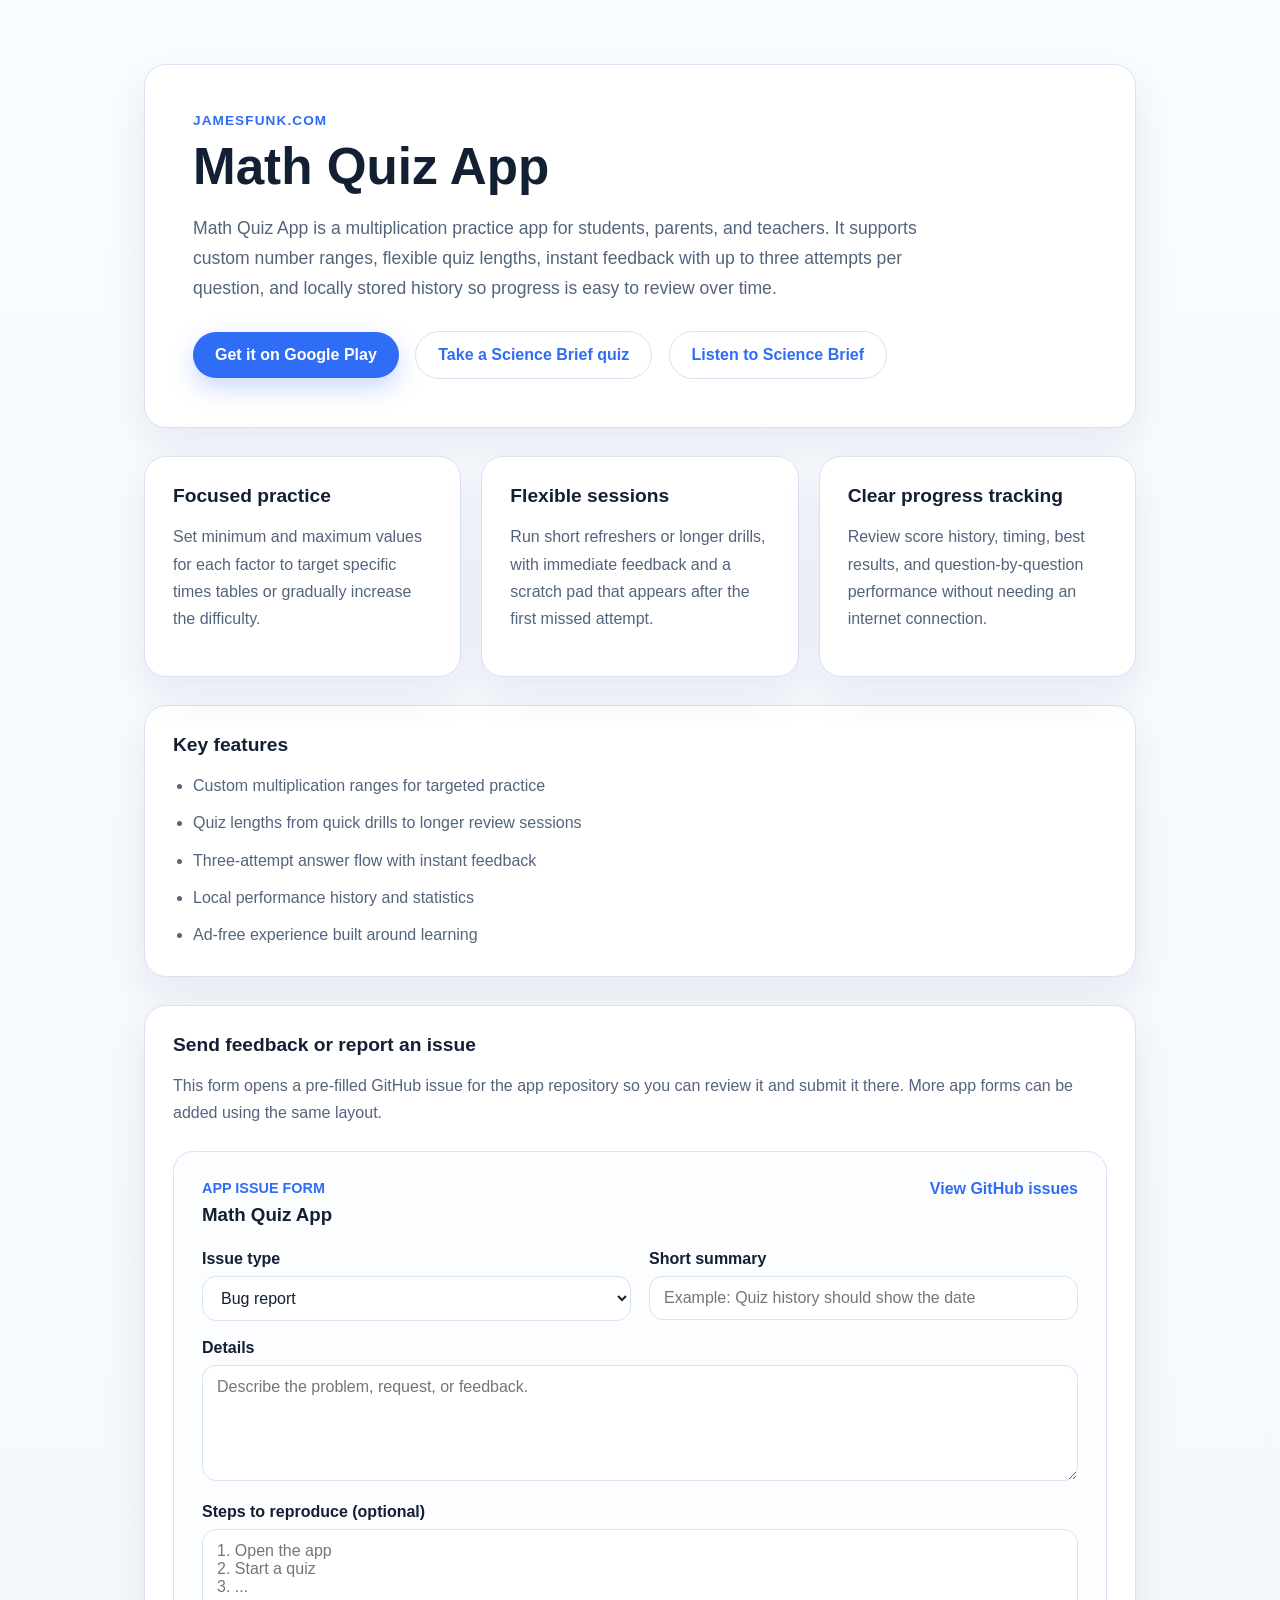
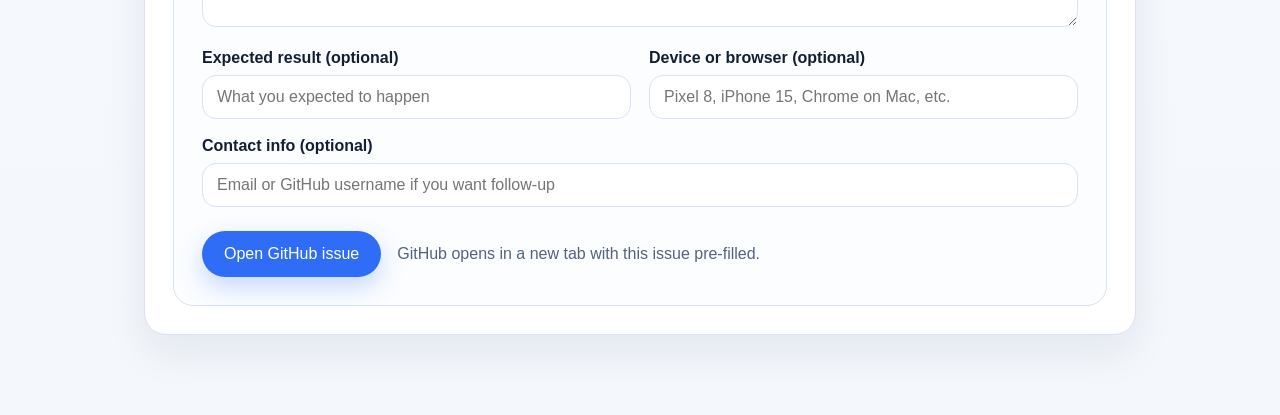
<file: index.html>
<!DOCTYPE html>
<html lang="en">
<head>
  <meta charset="UTF-8">
  <meta name="viewport" content="width=device-width, initial-scale=1.0">
  <title>James Funk | Math Quiz App</title>
  <meta
    name="description"
    content="A GitHub Pages landing page describing the Math Quiz App multiplication practice project."
  >
  <link
    rel="alternate"
    type="application/rss+xml"
    title="jFunk42 Science Brief"
    href="https://jamesfunk.com/podcasts/science-brief/rss.xml"
  >
  <link rel="stylesheet" href="styles.css">
</head>
<body>
  <main class="page">
    <section class="hero">
      <p class="eyebrow">JamesFunk.com</p>
      <h1>Math Quiz App</h1>
      <p class="lead">
        Math Quiz App is a multiplication practice app for students, parents, and teachers.
        It supports custom number ranges, flexible quiz lengths, instant feedback with up to
        three attempts per question, and locally stored history so progress is easy to review
        over time.
      </p>
      <p class="hero-actions">
        <a
          class="button-link"
          href="https://play.google.com/store/apps/details?id=com.jfunk42.mathquiz"
          target="_blank"
          rel="noreferrer"
        >Get it on Google Play</a>
        <a class="button-link secondary-button" href="podcast-quizzes/">Take a Science Brief quiz</a>
        <a class="button-link secondary-button" href="podcasts/science-brief/">Listen to Science Brief</a>
      </p>
    </section>

    <section class="card-grid" aria-label="Highlights">
      <article class="card">
        <h2>Focused practice</h2>
        <p>
          Set minimum and maximum values for each factor to target specific times tables or
          gradually increase the difficulty.
        </p>
      </article>

      <article class="card">
        <h2>Flexible sessions</h2>
        <p>
          Run short refreshers or longer drills, with immediate feedback and a scratch pad that
          appears after the first missed attempt.
        </p>
      </article>

      <article class="card">
        <h2>Clear progress tracking</h2>
        <p>
          Review score history, timing, best results, and question-by-question performance
          without needing an internet connection.
        </p>
      </article>
    </section>

    <section class="details">
      <h2>Key features</h2>
      <ul>
        <li>Custom multiplication ranges for targeted practice</li>
        <li>Quiz lengths from quick drills to longer review sessions</li>
        <li>Three-attempt answer flow with instant feedback</li>
        <li>Local performance history and statistics</li>
        <li>Ad-free experience built around learning</li>
      </ul>
    </section>

    <section class="details support-section">
      <h2>Send feedback or report an issue</h2>
      <p class="section-copy">
        This form opens a pre-filled GitHub issue for the app repository so you can review it
        and submit it there. More app forms can be added using the same layout.
      </p>

      <article class="support-card">
        <div class="support-card-header">
          <div>
            <p class="support-label">App issue form</p>
            <h3>Math Quiz App</h3>
          </div>
          <a
            class="text-link"
            href="https://github.com/jfunk42/multiplication-practice/issues"
            target="_blank"
            rel="noreferrer"
          >View GitHub issues</a>
        </div>

        <form
          class="github-issue-form"
          data-github-repo="jfunk42/multiplication-practice"
          data-app-name="Math Quiz App"
        >
          <div class="form-grid">
            <label>
              <span>Issue type</span>
              <select name="issueType" required>
                <option value="Bug report">Bug report</option>
                <option value="Feature request">Feature request</option>
                <option value="General feedback">General feedback</option>
              </select>
            </label>

            <label>
              <span>Short summary</span>
              <input
                type="text"
                name="summary"
                maxlength="120"
                placeholder="Example: Quiz history should show the date"
                required
              >
            </label>

            <label class="full-width">
              <span>Details</span>
              <textarea
                name="details"
                rows="5"
                placeholder="Describe the problem, request, or feedback."
                required
              ></textarea>
            </label>

            <label class="full-width">
              <span>Steps to reproduce (optional)</span>
              <textarea
                name="steps"
                rows="4"
                placeholder="1. Open the app&#10;2. Start a quiz&#10;3. ..."
              ></textarea>
            </label>

            <label>
              <span>Expected result (optional)</span>
              <input
                type="text"
                name="expected"
                maxlength="160"
                placeholder="What you expected to happen"
              >
            </label>

            <label>
              <span>Device or browser (optional)</span>
              <input
                type="text"
                name="environment"
                maxlength="160"
                placeholder="Pixel 8, iPhone 15, Chrome on Mac, etc."
              >
            </label>

            <label class="full-width">
              <span>Contact info (optional)</span>
              <input
                type="text"
                name="contact"
                maxlength="160"
                placeholder="Email or GitHub username if you want follow-up"
              >
            </label>
          </div>

          <div class="form-actions">
            <button class="button-link button-button" type="submit">Open GitHub issue</button>
            <p class="form-note">GitHub opens in a new tab with this issue pre-filled.</p>
          </div>
        </form>
      </article>
    </section>
  </main>
  <script src="script.js"></script>
</body>
</html>
</file>
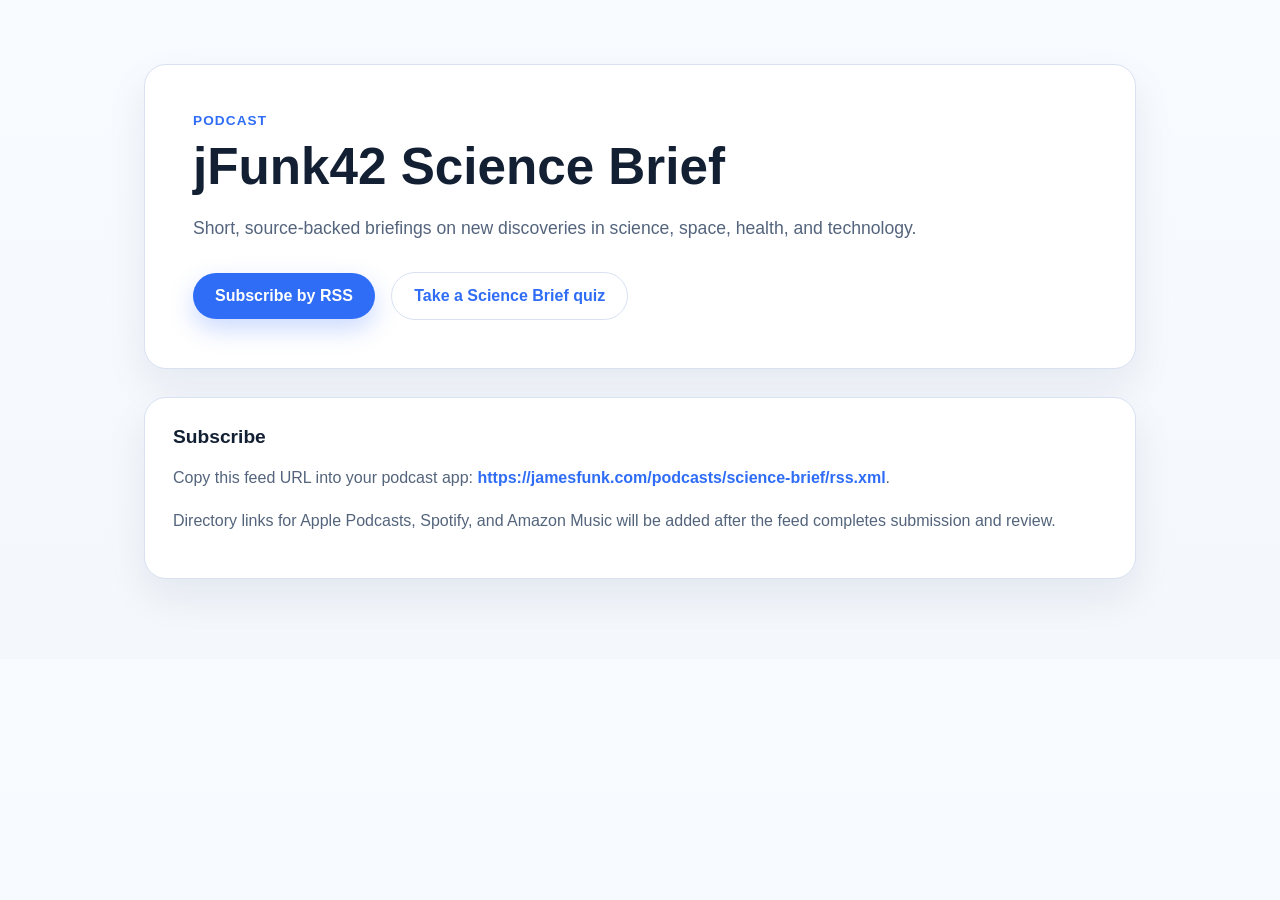
<file: podcasts/science-brief/index.html>
<!DOCTYPE html>
<html lang="en">
<head>
  <meta charset="UTF-8">
  <meta name="viewport" content="width=device-width, initial-scale=1.0">
  <meta
    name="description"
    content="Short, source-backed science news briefings from jFunk42."
  >
  <link
    rel="alternate"
    type="application/rss+xml"
    title="jFunk42 Science Brief"
    href="https://jamesfunk.com/podcasts/science-brief/rss.xml"
  >
  <title>jFunk42 Science Brief</title>
  <link rel="stylesheet" href="../../styles.css">
</head>
<body>
  <main class="page">
    <section class="hero">
      <p class="eyebrow">Podcast</p>
      <h1>jFunk42 Science Brief</h1>
      <p class="lead">
        Short, source-backed briefings on new discoveries in science, space, health, and technology.
      </p>
      <p class="hero-actions">
        <a class="button-link" href="rss.xml">Subscribe by RSS</a>
        <a class="button-link secondary-button" href="../../podcast-quizzes/">Take a Science Brief quiz</a>
      </p>
    </section>

    <section class="details">
      <h2>Subscribe</h2>
      <p class="section-copy">
        Copy this feed URL into your podcast app:
        <a class="text-link" href="https://jamesfunk.com/podcasts/science-brief/rss.xml">https://jamesfunk.com/podcasts/science-brief/rss.xml</a>.
      </p>
      <p class="section-copy">
        Directory links for Apple Podcasts, Spotify, and Amazon Music will be added after the feed
        completes submission and review.
      </p>
    </section>
  </main>
</body>
</html>
</file>
<file: styles.css>
:root {
  color-scheme: light;
  --bg: #f4f7fb;
  --surface: #ffffff;
  --text: #132033;
  --muted: #53647c;
  --accent: #2f6df6;
  --border: #d8e2f2;
  --shadow: 0 18px 40px rgba(27, 52, 97, 0.08);
}

* {
  box-sizing: border-box;
}

body {
  margin: 0;
  font-family: Arial, Helvetica, sans-serif;
  color: var(--text);
  background: linear-gradient(180deg, #f8fbff 0%, var(--bg) 100%);
}

.page {
  max-width: 1040px;
  margin: 0 auto;
  padding: 64px 24px 80px;
}

.hero,
.card,
.details {
  background: var(--surface);
  border: 1px solid var(--border);
  border-radius: 22px;
  box-shadow: var(--shadow);
}

.hero {
  padding: 48px;
}

.eyebrow {
  margin: 0 0 12px;
  color: var(--accent);
  font-size: 0.85rem;
  font-weight: 700;
  letter-spacing: 0.08em;
  text-transform: uppercase;
}

h1,
h2,
h3 {
  margin: 0;
}

h1 {
  font-size: clamp(2.4rem, 4vw, 4rem);
  line-height: 1.05;
}

.lead {
  max-width: 760px;
  margin: 20px 0 0;
  color: var(--muted);
  font-size: 1.1rem;
  line-height: 1.7;
}

.hero-actions {
  margin: 28px 0 0;
}

.button-link {
  display: inline-block;
  padding: 14px 22px;
  border-radius: 999px;
  background: var(--accent);
  color: #ffffff;
  font-weight: 700;
  text-decoration: none;
  transition: transform 0.15s ease, box-shadow 0.15s ease;
  box-shadow: 0 10px 24px rgba(47, 109, 246, 0.25);
}

.button-link:hover,
.button-link:focus-visible {
  transform: translateY(-1px);
  box-shadow: 0 14px 28px rgba(47, 109, 246, 0.32);
}

.secondary-button {
  margin-left: 12px;
  color: var(--accent);
  background: var(--surface);
  box-shadow: none;
  border: 1px solid var(--border);
}

.secondary-button:hover,
.secondary-button:focus-visible {
  box-shadow: 0 8px 18px rgba(27, 52, 97, 0.12);
}

.card-grid {
  display: grid;
  grid-template-columns: repeat(auto-fit, minmax(220px, 1fr));
  gap: 20px;
  margin-top: 28px;
}

.card,
.details {
  padding: 28px;
}

.card h2,
.details h2 {
  margin-bottom: 12px;
  font-size: 1.2rem;
}

.card p,
.details li,
.section-copy {
  color: var(--muted);
  line-height: 1.7;
}

.details {
  margin-top: 28px;
}

.support-section {
  margin-top: 28px;
}

.support-card {
  margin-top: 24px;
  padding: 28px;
  border: 1px solid var(--border);
  border-radius: 20px;
  background: #fbfdff;
}

.support-card-header {
  display: flex;
  justify-content: space-between;
  align-items: flex-start;
  gap: 16px;
}

.support-label {
  margin: 0 0 8px;
  color: var(--accent);
  font-size: 0.9rem;
  font-weight: 700;
  text-transform: uppercase;
}

.text-link {
  color: var(--accent);
  font-weight: 700;
  text-decoration: none;
}

.text-link:hover,
.text-link:focus-visible {
  text-decoration: underline;
}

.form-grid {
  display: grid;
  grid-template-columns: repeat(2, minmax(0, 1fr));
  gap: 18px;
  margin-top: 24px;
}

.form-grid label {
  display: block;
}

.form-grid span {
  display: block;
  margin-bottom: 8px;
  font-weight: 700;
}

.full-width {
  grid-column: 1 / -1;
}

.form-grid input,
.form-grid select,
.form-grid textarea {
  width: 100%;
  padding: 12px 14px;
  border: 1px solid var(--border);
  border-radius: 14px;
  font: inherit;
  color: var(--text);
  background: var(--surface);
}

.form-grid textarea {
  resize: vertical;
}

.button-button {
  border: 0;
  cursor: pointer;
  font: inherit;
}

.form-actions {
  display: flex;
  align-items: center;
  gap: 16px;
  flex-wrap: wrap;
  margin-top: 24px;
}

.form-note {
  margin: 0;
  color: var(--muted);
}

.details ul {
  margin: 16px 0 0;
  padding-left: 20px;
}

.details li + li {
  margin-top: 10px;
}

@media (max-width: 640px) {
  .page {
    padding: 24px 16px 48px;
  }

  .hero,
  .card,
  .details {
    padding: 24px;
  }

  .support-card {
    padding: 24px;
  }

  .support-card-header,
  .form-actions {
    flex-direction: column;
    align-items: stretch;
  }

  .secondary-button {
    margin: 12px 0 0;
  }

  .form-grid {
    grid-template-columns: 1fr;
  }

  .full-width {
    grid-column: auto;
  }
}
</file>
